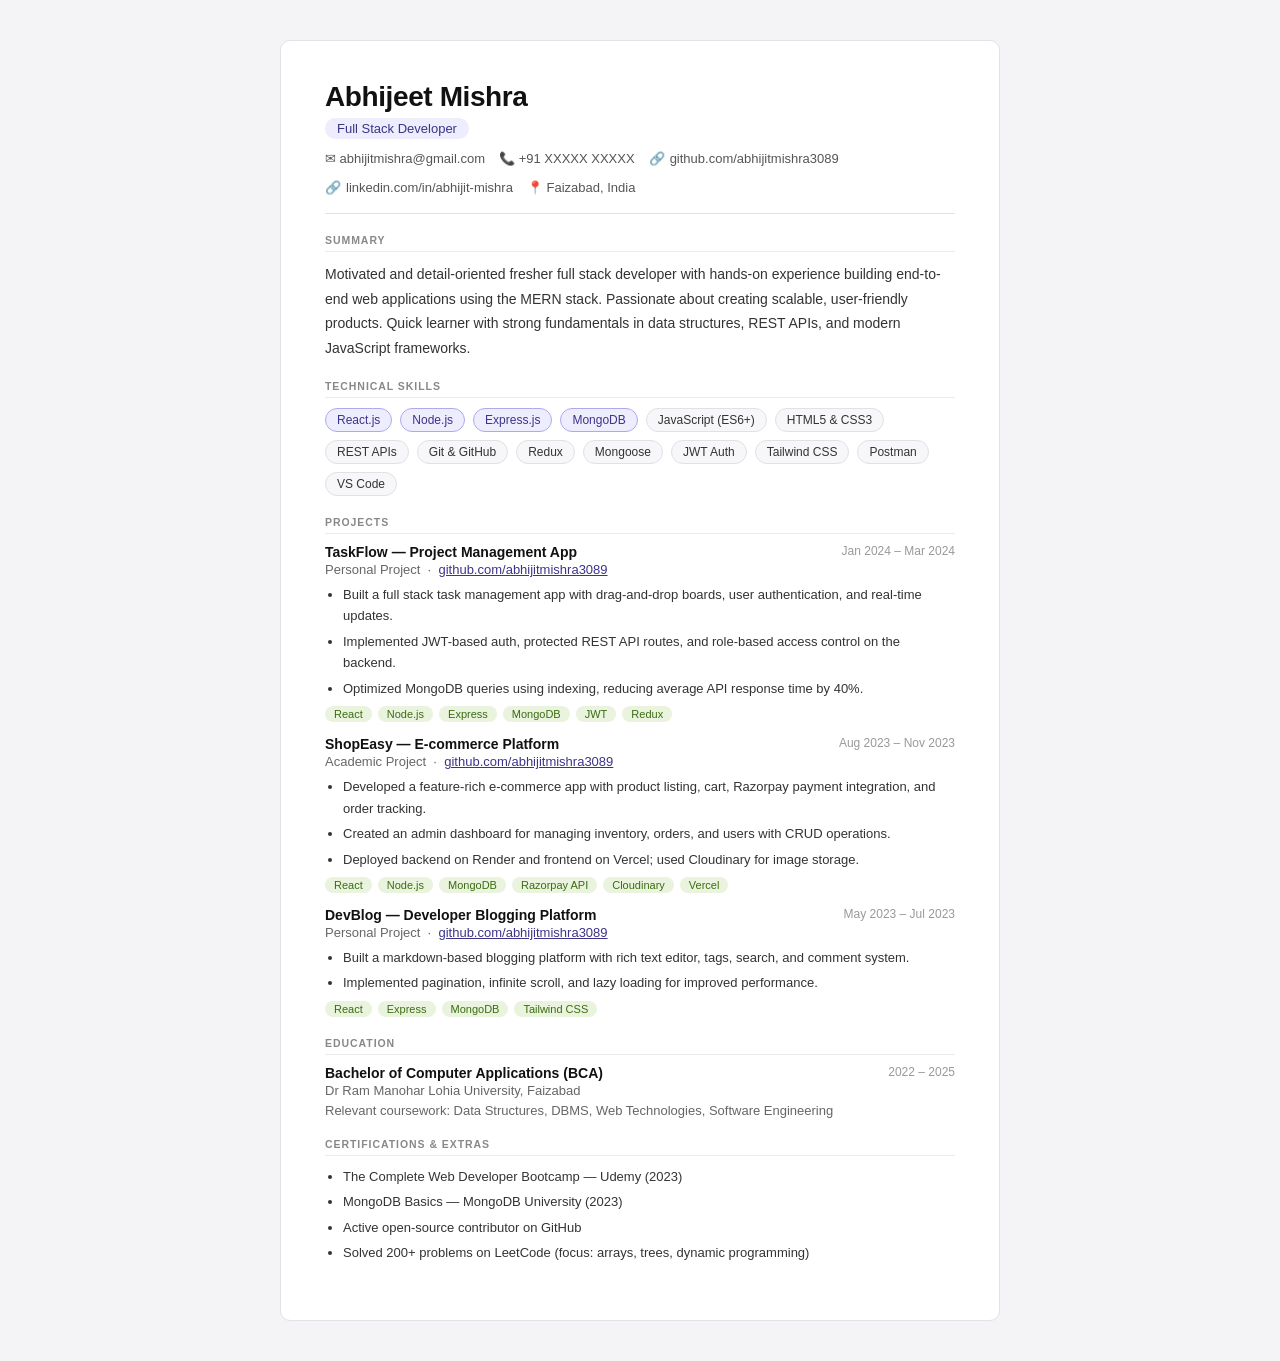
<file: abhijeet_mishra_resume (1).html>
<!DOCTYPE html>
<html lang="en">
<head>
  <meta charset="UTF-8" />
  <meta name="viewport" content="width=device-width, initial-scale=1.0"/>
  <title>Abhijeet Mishra — Full Stack Developer Resume</title>
  <style>
    * { box-sizing: border-box; margin: 0; padding: 0; }
    body {
      font-family: 'Segoe UI', Arial, sans-serif;
      background: #f4f4f6;
      padding: 40px 20px;
      color: #1a1a1a;
    }
    .resume {
      max-width: 720px;
      margin: 0 auto;
      background: #fff;
      border: 1px solid #e2e2e6;
      border-radius: 10px;
      padding: 40px 44px 36px;
    }
    .header { border-bottom: 1.5px solid #e2e2e6; padding-bottom: 18px; margin-bottom: 20px; }
    .name { font-size: 28px; font-weight: 600; color: #111; letter-spacing: -0.4px; }
    .role-tag {
      display: inline-block; margin-top: 5px;
      font-size: 13px; font-weight: 500;
      background: #EEEDFE; color: #3C3489;
      padding: 3px 12px; border-radius: 20px;
    }
    .contact-row { display: flex; flex-wrap: wrap; gap: 14px; margin-top: 12px; }
    .contact-item { display: flex; align-items: center; gap: 5px; font-size: 13px; color: #555; }
    .contact-item a { color: #555; text-decoration: none; }
    .contact-item a:hover { color: #3C3489; }
    section { margin-bottom: 20px; }
    .section-title {
      font-size: 10.5px; font-weight: 600; letter-spacing: 0.09em;
      text-transform: uppercase; color: #888;
      margin-bottom: 10px; padding-bottom: 5px;
      border-bottom: 1px solid #ebebeb;
    }
    .summary-text { font-size: 14px; color: #333; line-height: 1.75; }
    .skills-grid { display: flex; flex-wrap: wrap; gap: 8px; }
    .skill-pill {
      font-size: 12px; padding: 4px 11px;
      border-radius: 20px; border: 1px solid #e0e0e6;
      color: #333; background: #f7f7f9;
    }
    .skill-pill.highlight { background: #EEEDFE; color: #3C3489; border-color: #AFA9EC; }
    .entry { margin-bottom: 14px; }
    .entry-header { display: flex; justify-content: space-between; align-items: flex-start; flex-wrap: wrap; gap: 4px; }
    .entry-title { font-size: 14px; font-weight: 600; color: #111; }
    .entry-subtitle { font-size: 13px; color: #666; margin-top: 2px; }
    .entry-date { font-size: 12px; color: #999; white-space: nowrap; }
    .entry-bullets { margin-top: 7px; padding-left: 18px; }
    .entry-bullets li { font-size: 13px; color: #333; line-height: 1.65; margin-bottom: 4px; }
    .tech-tags { display: flex; flex-wrap: wrap; gap: 6px; margin-top: 7px; }
    .tech-tag { font-size: 11px; padding: 2px 9px; background: #EAF3DE; color: #3B6D11; border-radius: 20px; }
    .edu-row { display: flex; justify-content: space-between; align-items: flex-start; flex-wrap: wrap; gap: 4px; }
    .edu-meta { margin-top: 5px; font-size: 13px; color: #666; }
    @media print {
      body { background: #fff; padding: 0; }
      .resume { border: none; border-radius: 0; padding: 30px 36px; box-shadow: none; }
    }
  </style>
</head>
<body>
<div class="resume">

  <div class="header">
    <div class="name">Abhijeet Mishra</div>
    <span class="role-tag">Full Stack Developer</span>
    <div class="contact-row">
      <div class="contact-item">&#9993; abhijitmishra@gmail.com</div>
      <div class="contact-item">&#128222; +91 XXXXX XXXXX</div>
      <div class="contact-item">
        &#128279; <a href="https://github.com/abhijitmishra3089-ship-it" target="_blank">github.com/abhijitmishra3089</a>
      </div>
      <div class="contact-item">
        &#128279; <a href="https://www.linkedin.com/in/abhijit-mishra-2806j01" target="_blank">linkedin.com/in/abhijit-mishra</a>
      </div>
      <div class="contact-item">&#128205; Faizabad, India</div>
    </div>
  </div>

  <section>
    <div class="section-title">Summary</div>
    <p class="summary-text">
      Motivated and detail-oriented fresher full stack developer with hands-on experience building
      end-to-end web applications using the MERN stack. Passionate about creating scalable,
      user-friendly products. Quick learner with strong fundamentals in data structures, REST APIs,
      and modern JavaScript frameworks.
    </p>
  </section>

  <section>
    <div class="section-title">Technical Skills</div>
    <div class="skills-grid">
      <span class="skill-pill highlight">React.js</span>
      <span class="skill-pill highlight">Node.js</span>
      <span class="skill-pill highlight">Express.js</span>
      <span class="skill-pill highlight">MongoDB</span>
      <span class="skill-pill">JavaScript (ES6+)</span>
      <span class="skill-pill">HTML5 &amp; CSS3</span>
      <span class="skill-pill">REST APIs</span>
      <span class="skill-pill">Git &amp; GitHub</span>
      <span class="skill-pill">Redux</span>
      <span class="skill-pill">Mongoose</span>
      <span class="skill-pill">JWT Auth</span>
      <span class="skill-pill">Tailwind CSS</span>
      <span class="skill-pill">Postman</span>
      <span class="skill-pill">VS Code</span>
    </div>
  </section>

  <section>
    <div class="section-title">Projects</div>

    <div class="entry">
      <div class="entry-header">
        <div>
          <div class="entry-title">TaskFlow — Project Management App</div>
          <div class="entry-subtitle">Personal Project &nbsp;&middot;&nbsp;
            <a href="https://github.com/abhijitmishra3089-ship-it" style="color:#3C3489;">github.com/abhijitmishra3089</a>
          </div>
        </div>
        <div class="entry-date">Jan 2024 – Mar 2024</div>
      </div>
      <ul class="entry-bullets">
        <li>Built a full stack task management app with drag-and-drop boards, user authentication, and real-time updates.</li>
        <li>Implemented JWT-based auth, protected REST API routes, and role-based access control on the backend.</li>
        <li>Optimized MongoDB queries using indexing, reducing average API response time by 40%.</li>
      </ul>
      <div class="tech-tags">
        <span class="tech-tag">React</span>
        <span class="tech-tag">Node.js</span>
        <span class="tech-tag">Express</span>
        <span class="tech-tag">MongoDB</span>
        <span class="tech-tag">JWT</span>
        <span class="tech-tag">Redux</span>
      </div>
    </div>

    <div class="entry">
      <div class="entry-header">
        <div>
          <div class="entry-title">ShopEasy — E-commerce Platform</div>
          <div class="entry-subtitle">Academic Project &nbsp;&middot;&nbsp;
            <a href="https://github.com/abhijitmishra3089-ship-it" style="color:#3C3489;">github.com/abhijitmishra3089</a>
          </div>
        </div>
        <div class="entry-date">Aug 2023 – Nov 2023</div>
      </div>
      <ul class="entry-bullets">
        <li>Developed a feature-rich e-commerce app with product listing, cart, Razorpay payment integration, and order tracking.</li>
        <li>Created an admin dashboard for managing inventory, orders, and users with CRUD operations.</li>
        <li>Deployed backend on Render and frontend on Vercel; used Cloudinary for image storage.</li>
      </ul>
      <div class="tech-tags">
        <span class="tech-tag">React</span>
        <span class="tech-tag">Node.js</span>
        <span class="tech-tag">MongoDB</span>
        <span class="tech-tag">Razorpay API</span>
        <span class="tech-tag">Cloudinary</span>
        <span class="tech-tag">Vercel</span>
      </div>
    </div>

    <div class="entry">
      <div class="entry-header">
        <div>
          <div class="entry-title">DevBlog — Developer Blogging Platform</div>
          <div class="entry-subtitle">Personal Project &nbsp;&middot;&nbsp;
            <a href="https://github.com/abhijitmishra3089-ship-it" style="color:#3C3489;">github.com/abhijitmishra3089</a>
          </div>
        </div>
        <div class="entry-date">May 2023 – Jul 2023</div>
      </div>
      <ul class="entry-bullets">
        <li>Built a markdown-based blogging platform with rich text editor, tags, search, and comment system.</li>
        <li>Implemented pagination, infinite scroll, and lazy loading for improved performance.</li>
      </ul>
      <div class="tech-tags">
        <span class="tech-tag">React</span>
        <span class="tech-tag">Express</span>
        <span class="tech-tag">MongoDB</span>
        <span class="tech-tag">Tailwind CSS</span>
      </div>
    </div>
  </section>

  <section>
    <div class="section-title">Education</div>
    <div class="entry">
      <div class="edu-row">
        <div>
          <div class="entry-title">Bachelor of Computer Applications (BCA)</div>
          <div class="entry-subtitle">Dr Ram Manohar Lohia University, Faizabad</div>
        </div>
        <div class="entry-date">2022 – 2025</div>
      </div>
      <div class="edu-meta">Relevant coursework: Data Structures, DBMS, Web Technologies, Software Engineering</div>
    </div>
  </section>

  <section>
    <div class="section-title">Certifications &amp; Extras</div>
    <ul class="entry-bullets">
      <li>The Complete Web Developer Bootcamp — Udemy (2023)</li>
      <li>MongoDB Basics — MongoDB University (2023)</li>
      <li>Active open-source contributor on GitHub</li>
      <li>Solved 200+ problems on LeetCode (focus: arrays, trees, dynamic programming)</li>
    </ul>
  </section>

</div>
</body>
</html>
</file>
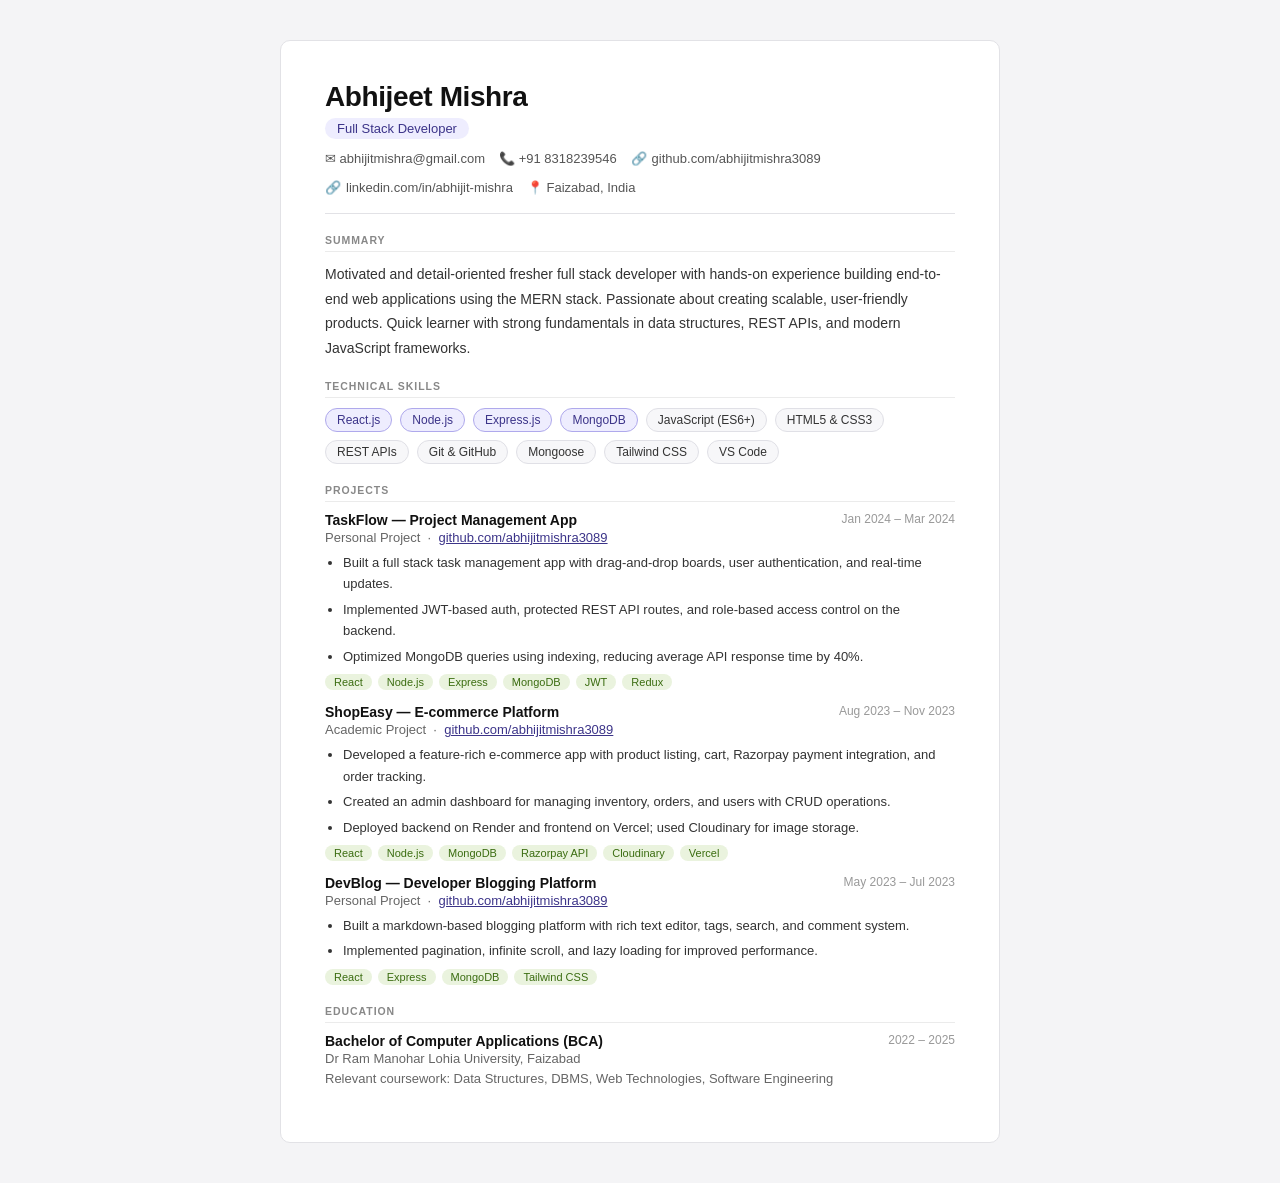
<file: abhijeet_mishra_resume.html>
<!DOCTYPE html>
<html lang="en">
<head>
  <meta charset="UTF-8" />
  <meta name="viewport" content="width=device-width, initial-scale=1.0"/>
  <title>Abhijeet Mishra — Full Stack Developer Resume</title>
  <style>
    * { box-sizing: border-box; margin: 0; padding: 0; }
    body {
      font-family: 'Segoe UI', Arial, sans-serif;
      background: #f4f4f6;
      padding: 40px 20px;
      color: #1a1a1a;
    }
    .resume {
      max-width: 720px;
      margin: 0 auto;
      background: #fff;
      border: 1px solid #e2e2e6;
      border-radius: 10px;
      padding: 40px 44px 36px;
    }
    .header { border-bottom: 1.5px solid #e2e2e6; padding-bottom: 18px; margin-bottom: 20px; }
    .name { font-size: 28px; font-weight: 600; color: #111; letter-spacing: -0.4px; }
    .role-tag {
      display: inline-block; margin-top: 5px;
      font-size: 13px; font-weight: 500;
      background: #EEEDFE; color: #3C3489;
      padding: 3px 12px; border-radius: 20px;
    }
    .contact-row { display: flex; flex-wrap: wrap; gap: 14px; margin-top: 12px; }
    .contact-item { display: flex; align-items: center; gap: 5px; font-size: 13px; color: #555; }
    .contact-item a { color: #555; text-decoration: none; }
    .contact-item a:hover { color: #3C3489; }
    section { margin-bottom: 20px; }
    .section-title {
      font-size: 10.5px; font-weight: 600; letter-spacing: 0.09em;
      text-transform: uppercase; color: #888;
      margin-bottom: 10px; padding-bottom: 5px;
      border-bottom: 1px solid #ebebeb;
    }
    .summary-text { font-size: 14px; color: #333; line-height: 1.75; }
    .skills-grid { display: flex; flex-wrap: wrap; gap: 8px; }
    .skill-pill {
      font-size: 12px; padding: 4px 11px;
      border-radius: 20px; border: 1px solid #e0e0e6;
      color: #333; background: #f7f7f9;
    }
    .skill-pill.highlight { background: #EEEDFE; color: #3C3489; border-color: #AFA9EC; }
    .entry { margin-bottom: 14px; }
    .entry-header { display: flex; justify-content: space-between; align-items: flex-start; flex-wrap: wrap; gap: 4px; }
    .entry-title { font-size: 14px; font-weight: 600; color: #111; }
    .entry-subtitle { font-size: 13px; color: #666; margin-top: 2px; }
    .entry-date { font-size: 12px; color: #999; white-space: nowrap; }
    .entry-bullets { margin-top: 7px; padding-left: 18px; }
    .entry-bullets li { font-size: 13px; color: #333; line-height: 1.65; margin-bottom: 4px; }
    .tech-tags { display: flex; flex-wrap: wrap; gap: 6px; margin-top: 7px; }
    .tech-tag { font-size: 11px; padding: 2px 9px; background: #EAF3DE; color: #3B6D11; border-radius: 20px; }
    .edu-row { display: flex; justify-content: space-between; align-items: flex-start; flex-wrap: wrap; gap: 4px; }
    .edu-meta { margin-top: 5px; font-size: 13px; color: #666; }
    @media print {
      body { background: #fff; padding: 0; }
      .resume { border: none; border-radius: 0; padding: 30px 36px; box-shadow: none; }
    }
  </style>
</head>
<body>
<div class="resume">

  <div class="header">
    <div class="name">Abhijeet Mishra</div>
    <span class="role-tag">Full Stack Developer</span>
    <div class="contact-row">
      <div class="contact-item">&#9993; abhijitmishra@gmail.com</div>
      <div class="contact-item">&#128222; +91 8318239546</div>
      <div class="contact-item">
        &#128279; <a href="https://github.com/abhijitmishra3089-ship-it" target="_blank">github.com/abhijitmishra3089</a>
      </div>
      <div class="contact-item">
        &#128279; <a href="https://www.linkedin.com/in/abhijit-mishra-2806j01" target="_blank">linkedin.com/in/abhijit-mishra</a>
      </div>
      <div class="contact-item">&#128205; Faizabad, India</div>
    </div>
  </div>

  <section>
    <div class="section-title">Summary</div>
    <p class="summary-text">
      Motivated and detail-oriented fresher full stack developer with hands-on experience building
      end-to-end web applications using the MERN stack. Passionate about creating scalable,
      user-friendly products. Quick learner with strong fundamentals in data structures, REST APIs,
      and modern JavaScript frameworks.
    </p>
  </section>

  <section>
    <div class="section-title">Technical Skills</div>
    <div class="skills-grid">
      <span class="skill-pill highlight">React.js</span>
      <span class="skill-pill highlight">Node.js</span>
      <span class="skill-pill highlight">Express.js</span>
      <span class="skill-pill highlight">MongoDB</span>
      <span class="skill-pill">JavaScript (ES6+)</span>
      <span class="skill-pill">HTML5 &amp; CSS3</span>
      <span class="skill-pill">REST APIs</span>
      <span class="skill-pill">Git &amp; GitHub</span>
      <!-- <span class="skill-pill">Redux</span> -->
      <span class="skill-pill">Mongoose</span>
      <!-- <span class="skill-pill">JWT Auth</span> -->
      <span class="skill-pill">Tailwind CSS</span>
      <!-- <span class="skill-pill">Postman</span> -->
      <span class="skill-pill">VS Code</span>
    </div>
  </section>

  <section>
    <div class="section-title">Projects</div>

    <div class="entry">
      <div class="entry-header">
        <div>
          <div class="entry-title">TaskFlow — Project Management App</div>
          <div class="entry-subtitle">Personal Project &nbsp;&middot;&nbsp;
            <a href="https://github.com/abhijitmishra3089-ship-it" style="color:#3C3489;">github.com/abhijitmishra3089</a>
          </div>
        </div>
        <div class="entry-date">Jan 2024 – Mar 2024</div>
      </div>
      <ul class="entry-bullets">
        <li>Built a full stack task management app with drag-and-drop boards, user authentication, and real-time updates.</li>
        <li>Implemented JWT-based auth, protected REST API routes, and role-based access control on the backend.</li>
        <li>Optimized MongoDB queries using indexing, reducing average API response time by 40%.</li>
      </ul>
      <div class="tech-tags">
        <span class="tech-tag">React</span>
        <span class="tech-tag">Node.js</span>
        <span class="tech-tag">Express</span>
        <span class="tech-tag">MongoDB</span>
        <span class="tech-tag">JWT</span>
        <span class="tech-tag">Redux</span>
      </div>
    </div>

    <div class="entry">
      <div class="entry-header">
        <div>
          <div class="entry-title">ShopEasy — E-commerce Platform</div>
          <div class="entry-subtitle">Academic Project &nbsp;&middot;&nbsp;
            <a href="https://github.com/abhijitmishra3089-ship-it/" style="color:#3C3489;">github.com/abhijitmishra3089</a>
          </div>
        </div>
        <div class="entry-date">Aug 2023 – Nov 2023</div>
      </div>
      <ul class="entry-bullets">
        <li>Developed a feature-rich e-commerce app with product listing, cart, Razorpay payment integration, and order tracking.</li>
        <li>Created an admin dashboard for managing inventory, orders, and users with CRUD operations.</li>
        <li>Deployed backend on Render and frontend on Vercel; used Cloudinary for image storage.</li>
      </ul>
      <div class="tech-tags">
        <span class="tech-tag">React</span>
        <span class="tech-tag">Node.js</span>
        <span class="tech-tag">MongoDB</span>
        <span class="tech-tag">Razorpay API</span>
        <span class="tech-tag">Cloudinary</span>
        <span class="tech-tag">Vercel</span>
      </div>
    </div>

    <div class="entry">
      <div class="entry-header">
        <div>
          <div class="entry-title">DevBlog — Developer Blogging Platform</div>
          <div class="entry-subtitle">Personal Project &nbsp;&middot;&nbsp;
            <a href="https://github.com/abhijitmishra3089-ship-it" style="color:#3C3489;">github.com/abhijitmishra3089</a>
          </div>
        </div>
        <div class="entry-date">May 2023 – Jul 2023</div>
      </div>
      <ul class="entry-bullets">
        <li>Built a markdown-based blogging platform with rich text editor, tags, search, and comment system.</li>
        <li>Implemented pagination, infinite scroll, and lazy loading for improved performance.</li>
      </ul>
      <div class="tech-tags">
        <span class="tech-tag">React</span>
        <span class="tech-tag">Express</span>
        <span class="tech-tag">MongoDB</span>
        <span class="tech-tag">Tailwind CSS</span>
      </div>
    </div>
  </section>

  <section>
    <div class="section-title">Education</div>
    <div class="entry">
      <div class="edu-row">
        <div>
          <div class="entry-title">Bachelor of Computer Applications (BCA)</div>
          <div class="entry-subtitle">Dr Ram Manohar Lohia University, Faizabad</div>
        </div>
        <div class="entry-date">2022 – 2025</div>
      </div>
      <div class="edu-meta">Relevant coursework: Data Structures, DBMS, Web Technologies, Software Engineering</div>
    </div>
  </section>

  <!-- <section>
    <div class="section-title">Certifications &amp; Extras</div>
    <ul class="entry-bullets">
       <li>The Complete Web Developer Bootcamp — Udemy (2023)</li> 
       <li>MongoDB Basics — MongoDB University (2023)</li>
      <li>Active open-source contributor on GitHub</li>
      <li>Solved 80+ problems on LeetCode (focus: arrays, string, sorting)</li>
    </ul>
  </section> --> 

</div>
</body>
</html>
</file>
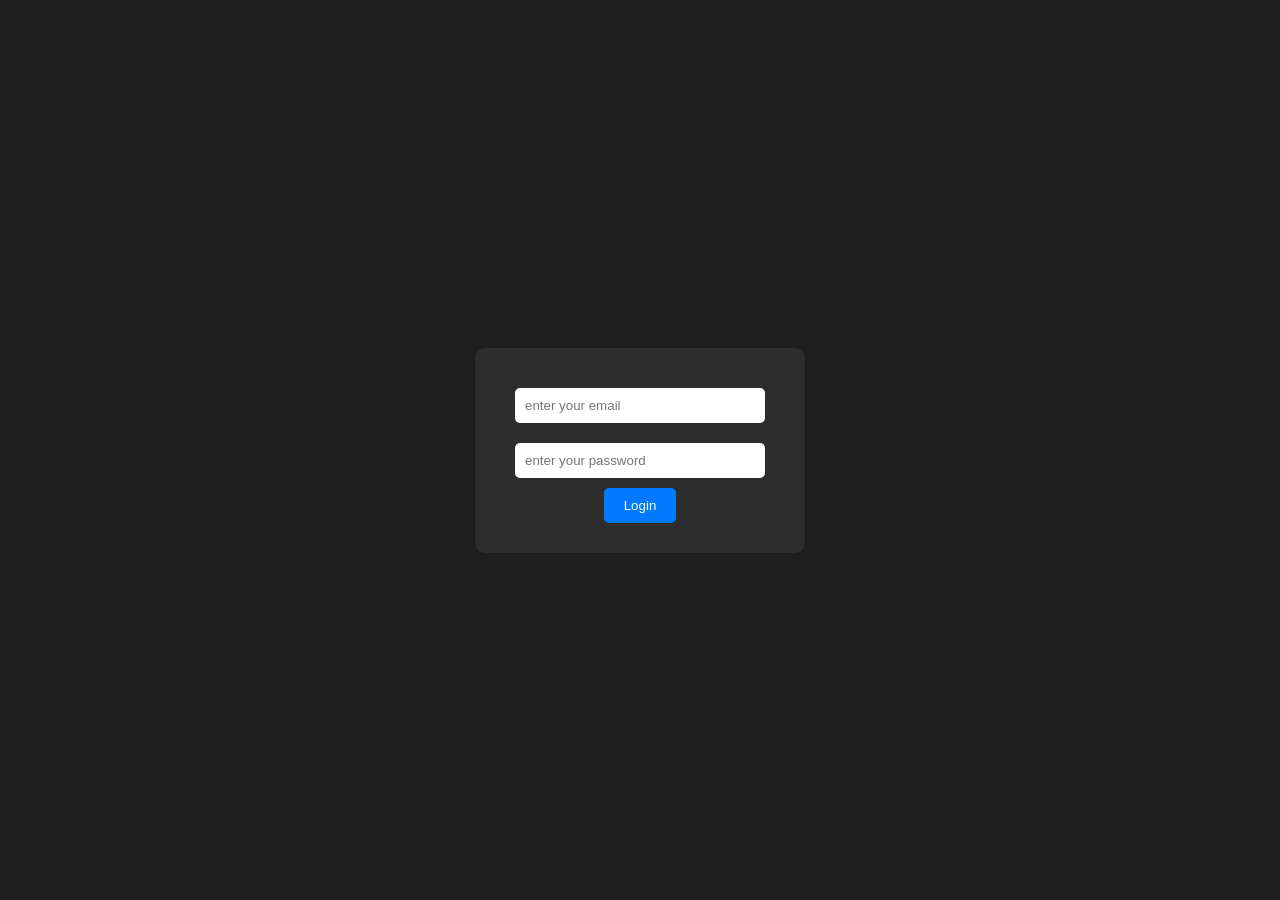
<file: featch.html>
<!DOCTYPE html>
<html lang="en">
<head>
    <meta charset="UTF-8">
    <meta name="viewport" content="width=device-width, initial-scale=1.0">
    <title>Login Page</title>
    <style>
        *{
            margin:0;
            padding:0;
            box-sizing:border-box;
        }
        body{
            background:#1e1e1e;
            color:white;
            min-height:100vh;
            display:flex;
            flex-direction:column;
            align-items:center;
            justify-content:center;
            font-family:Arial,sans-serif;
        }
        .log{
            display:flex;
            flex-direction:column;
            align-items:center;
            justify-content:center;
            background:#2d2d2d;
            padding:30px;
            border-radius:10px;  
        }
        input{
            margin:10px;
            padding:10px;
            width:250px;
            border-radius:5px;
            border:none;
        }
        button{
            padding:10px 20px;
            border:none;
            border-radius:5px;
            background:#007BFF;
            color:white;
            cursor:pointer;
        }
        button:hover{
            background:#0056b3;
        }
    </style>
</head>
<body>
    <div class="log">
    <input type="email" id="email" placeholder="enter your email"/>
    <input type="password" id="password" placeholder="enter your password"/>
    <button id="login">Login</button>
    </div>
    <script>
         const loginButton=document.getElementById("login");
         const email=document.getElementById("email").value;
         const password=document.getElementById("password").value;
         loginButton.addEventListener("click",()=>{
            login(email,password);
         })
        function login(email,password){
    const data=fetch('https://linkinbio-hxpl.onrender.com/api/auth/login',{
        method:'POST',
        headers:{
            "Content-Type":"application/json"
        },
        body:JSON.stringify({
            email,
            password
        })
    });
    data.then((response)=>{
        if(!response.ok){
            throw new Error(`Login Failed:${response.status}`)
        }
        return response.json()
    })
    .then((data)=>{
          console.log("Login Successful:")
          console.log(data.data.token);
          console.log(data.data.user);
    })
    .catch(err=>{
        console.log(err)
    })
}


login("abhijitmishra3089@gmail.com","abhi3089@")
    </script>
</body>
</html>
</file>
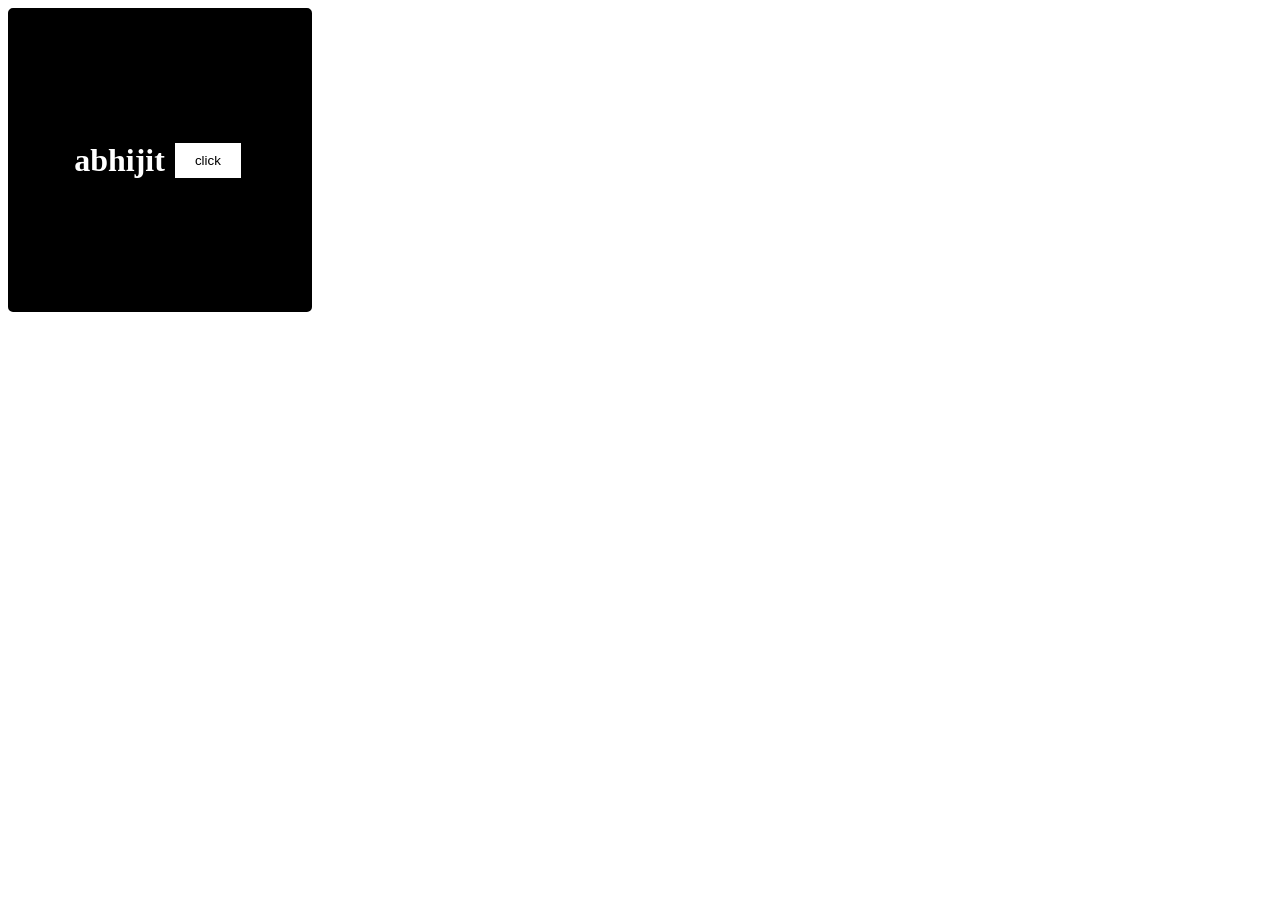
<file: index3.html>
<!DOCTYPE html>
<html lang="en">
<head>
    <meta charset="UTF-8">
    <meta name="viewport" content="width=device-width, initial-scale=1.0">
    <title>Document</title>
    <style>
        .from{
            background-color: black;
            color: white;           
            width: 300px;
            height: 300px;
            border: 2px solid black;
            border-radius: 5px;
            display: flex;
            justify-content: center;
            align-items: center; 
            gap :5px;

        }
      button{
        background-color: white;
        color: black;
        border: none;
        padding: 10px 20px;
        border: 5px solid black;
        border-radius: 5px;
      }
    </style>
</head>
<body>
    <div class="from">
        <h1>abhijit</h1>
        <button type="submit">click</button>
    </div>
    <script>
        const btn = document.querySelector('button');
        const h1=document.querySelector("h1")
        btn.addEventListener('click',(e)=>{
            e.preventDefault();
            btn.style.backgroundColor = 'white';    
                btn.style.olor = 'black';

        });
    </script>
</body>
</html>
</file>
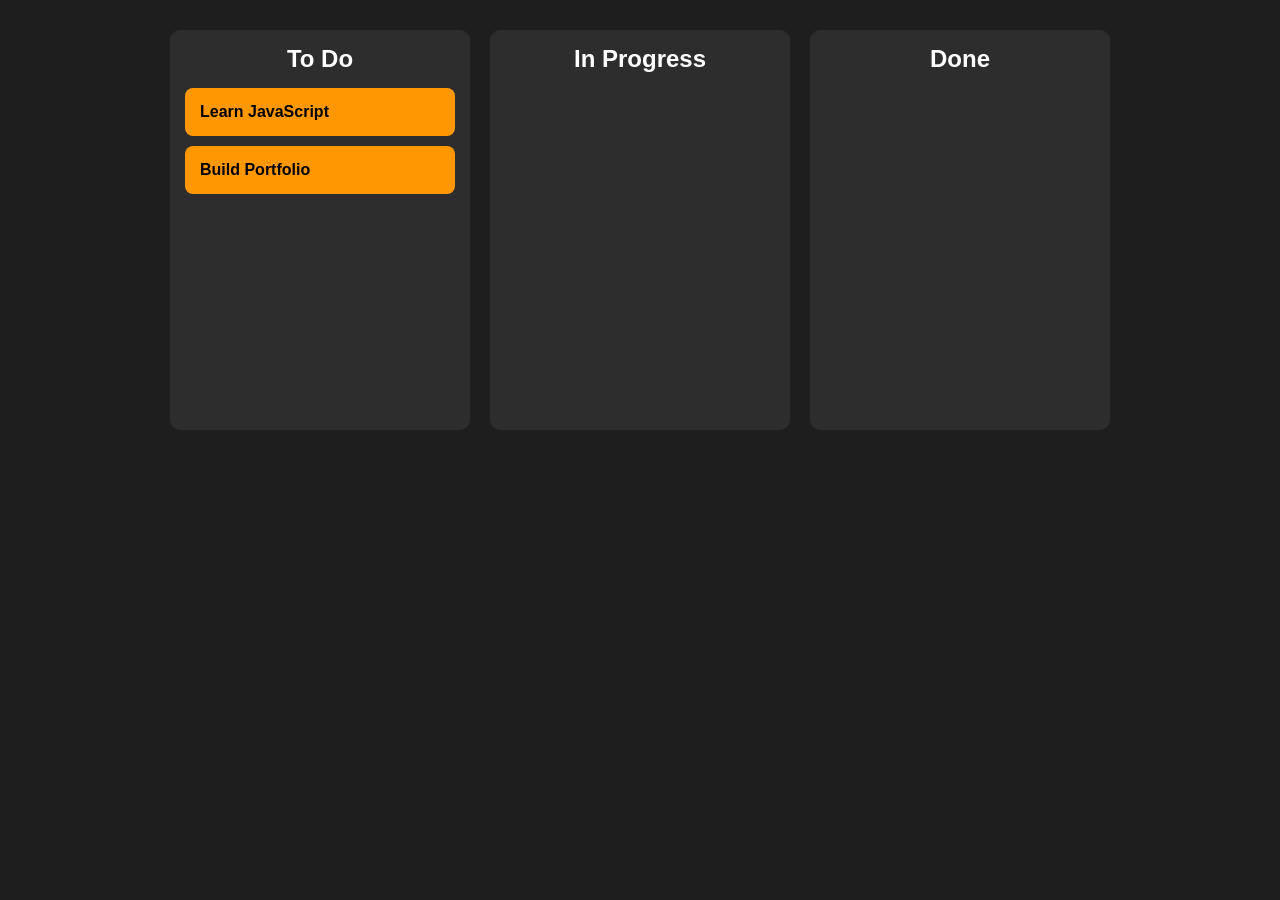
<file: kanban.html>
<!DOCTYPE html>
<html lang="en">
<head>
    <meta charset="UTF-8">
    <meta name="viewport" content="width=device-width, initial-scale=1.0">
    <title>kanban-board</title>

<style>

*{
    margin:0;
    padding:0;
    box-sizing:border-box;
    font-family:Arial,sans-serif;
}

body{
    background:#1e1e1e;
    color:white;
    min-height:100vh;
    padding:30px;
}

h1{
    text-align:center;
    margin-bottom:30px;
}

.board{
    display:flex;
    gap:20px;
    justify-content:center;
    flex-wrap:wrap;
}

.column{
    background:#2d2d2d;
    width:300px;
    min-height:400px;
    padding:15px;
    border-radius:10px;
}

.column h2{
    text-align:center;
    margin-bottom:15px;
}

.task{
    background:#ff9800;
    color:black;
    padding:15px;
    border-radius:8px;
    margin-bottom:10px;
    cursor:grab;
    font-weight:bold;
}

 .column.drag-over{
    border:2px dashed #fff;
} 
    </style>
</head>
<body>
    <div class="board">

    <div class="column" id="todo">
        <h2>To Do</h2>

        <div class="task" draggable="true" id="task1">
            Learn JavaScript
        </div>

        <div class="task" draggable="true" id="task2">
            Build Portfolio
        </div>

    </div>

    <div class="column" id="progress">
        <h2>In Progress</h2>
    </div>

    <div class="column" id="done">
        <h2>Done</h2>
    </div>

</div>
<script>
    let draggedTask=null;
    const tasks=document.querySelectorAll('.task');
    let columns=document.querySelectorAll('.column');
    tasks.forEach(task=>{
        task.addEventListener('dragstart',function(e){
            draggedTask=e.target;
            //  console.log(draggedTask);
        })
    });
    tasks.forEach(task=>{
        task.addEventListener('dragend',()=>{
            draggedTask=null;
        })
    })
    columns.forEach(col=>{
        col.addEventListener('dragover',function(e){
            e.preventDefault();
        });
        col.addEventListener('drop',(e)=>{
            if(draggedTask){
                col.appendChild(draggedTask);
            }
        })
    })
</script>
</body>
</html>

<!-- drag and drop is interaction pattern where users -->
 <!-- grab an element -->
  <!-- move it with pointer -->
   <!-- release it over another area(drop zone) -->
    <!-- in html this is achieved using the draggable attribute and the drag events -->
     <!-- mark an element draggeble -->
      <!-- drag event
       dragstart,d
      -->
</file>
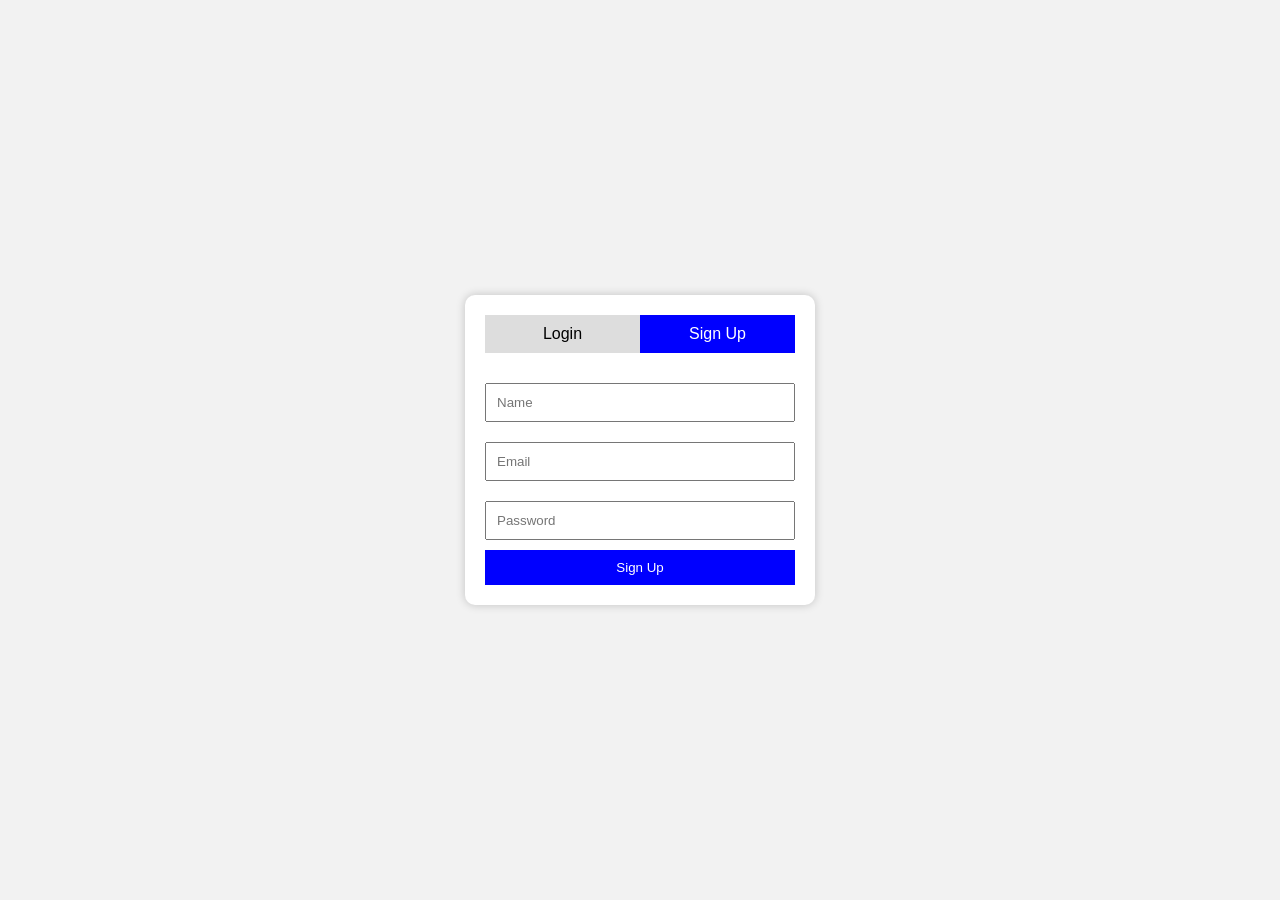
<file: loginpage.html>
<!DOCTYPE html>
<html>
<head>
<style>
*{
    margin:0;
    padding:0;
    box-sizing:border-box;
}

body{
    display:flex;
    justify-content:center;
    align-items:center;
    height:100vh;
    background:#f2f2f2;
    font-family:Arial;
}

.container{
    width:350px;
    background:#fff;
    padding:20px;
    border-radius:10px;
    box-shadow:0 0 10px rgba(0,0,0,0.2);
}

input[type="radio"]{
    display:none;
}

.tabs{
    display:flex;
}

.tabs label{
    width:50%;
    text-align:center;
    padding:10px;
    background:#ddd;
    cursor:pointer;
}

#login:checked ~ .tabs .login-btn,
#signup:checked ~ .tabs .signup-btn{
    background:blue;
    color:white;
}

.form{
    display:none;
    margin-top:20px;
}

#login:checked ~ .login-form{
    display:block;
}

#signup:checked ~ .signup-form{
    display:block;
}

input[type="email"],
input[type="password"],
input[type="text"]{
    width:100%;
    padding:10px;
    margin:10px 0;
}

button{
    width:100%;
    padding:10px;
    background:blue;
    color:white;
    border:none;
}
</style>
</head>
<body>

<div class="container">

<input type="radio" name="tab" id="login" checked>
<input type="radio" name="tab" id="signup" checked>

<div class="tabs">
    <label for="login" class="login-btn">Login</label>
    <label for="signup" class="signup-btn">Sign Up</label>
</div>

<div class="form login-form">
    <input type="email" placeholder="Email">
    <input type="password" placeholder="Password">
    <button>Login</button>
</div>

<div class="form signup-form">
    <input type="text" placeholder="Name">
    <input type="email" placeholder="Email">
    <input type="password" placeholder="Password">
    <button>Sign Up</button>
</div>

</div>

</body>
</html>
</file>
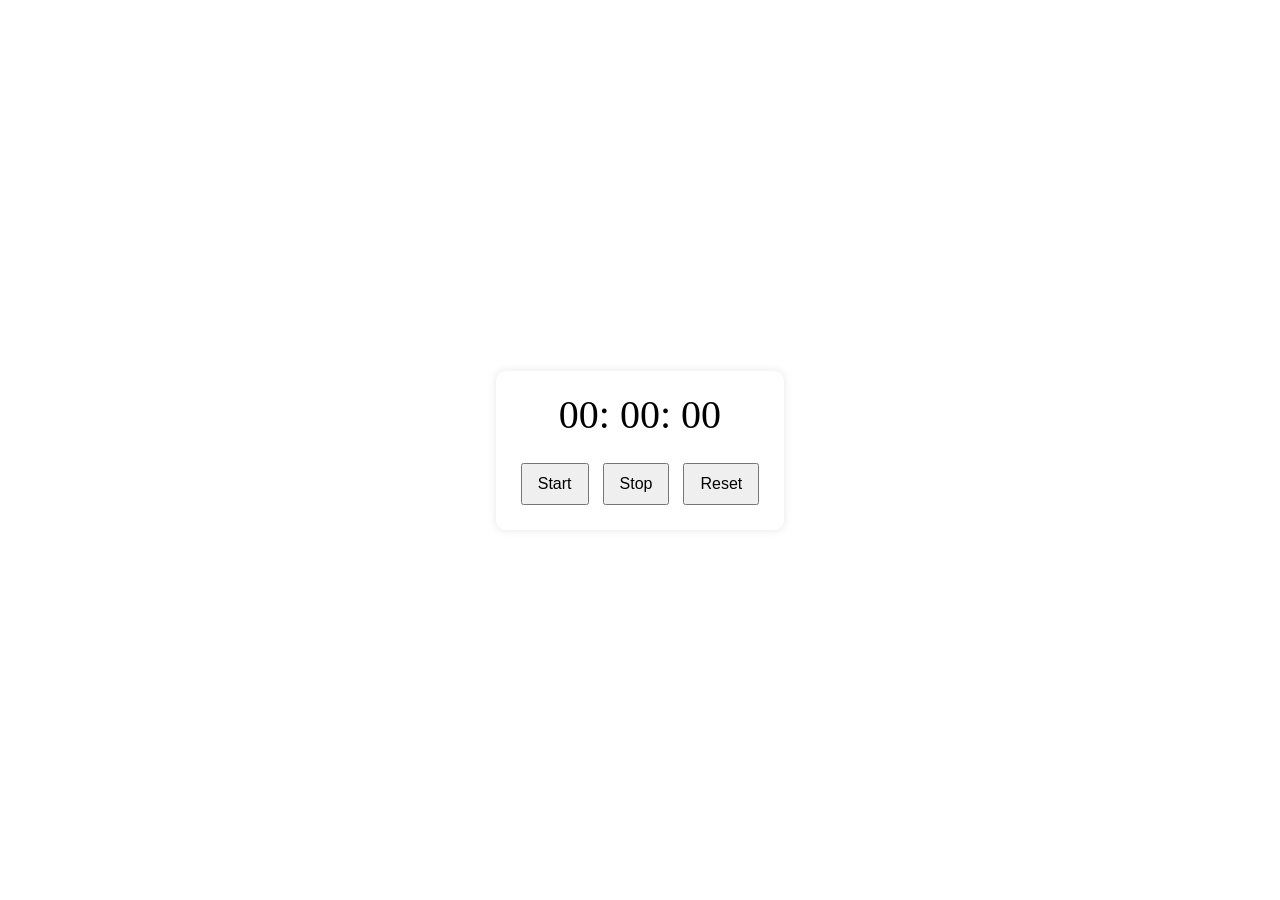
<file: stopWatch.html>
<!DOCTYPE html>
  <html lang="en">
  <head>
    <meta charset="UTF-8">
    <meta name="viewport" content="width=device-width, initial-scale=1.0">
    <title>StopWatch</title>
    <style>
        body{
            display: flex;
            justify-content: center;
            align-items: center;
            height: 100vh;
            margin: 0;
            background-color: white;
        }
        .stopwatch{
           text-align: center;
           background: white;
           padding: 20px;
           border-radius: 10px;
           box-shadow: 0 0 10px rgba(0,0,0,0.1);
        }
        .time{
            font-size: 40px;
            margin-bottom: 20px;
        }
    button{
        padding: 10px 15px;
        margin: 5px;
        font-size: 16px;
        cursor: pointer;
    }
    </style>
  </head>
  <body>
    <div class="stopwatch">
        <div class="time">
            <span id="minutes">00:</span>
            <span id="seconds">00:</span>
            <span id="milliseconds">00</span>
        </div>
        <button class="str">Start</button>
        <button class="stop">Stop</button>
        <button class="res">Reset</button>
    </div>
    <script>
        const min=document.getElementById("minutes");
        const sec=document.getElementById("seconds");
        const milli=document.getElementById("milliseconds");
        const start=document.querySelector(".str");
        const stop=document.querySelector(".stop");
        const reset=document.querySelector("res");
        
        let interval;
        let seconds=0;
        let milliseconds=0;
        let minutes=0;
        start.addEventListener("click",()=>{
            interval=setInterval(()=>{
                milliseconds++
                if(milliseconds===100){
                     seconds++
                     milliseconds=0
                }
                if(seconds===60){
                    minutes++;
                    seconds=0
                }
            },10);
            
        })
    </script>
  </body>
  </html>
</file>
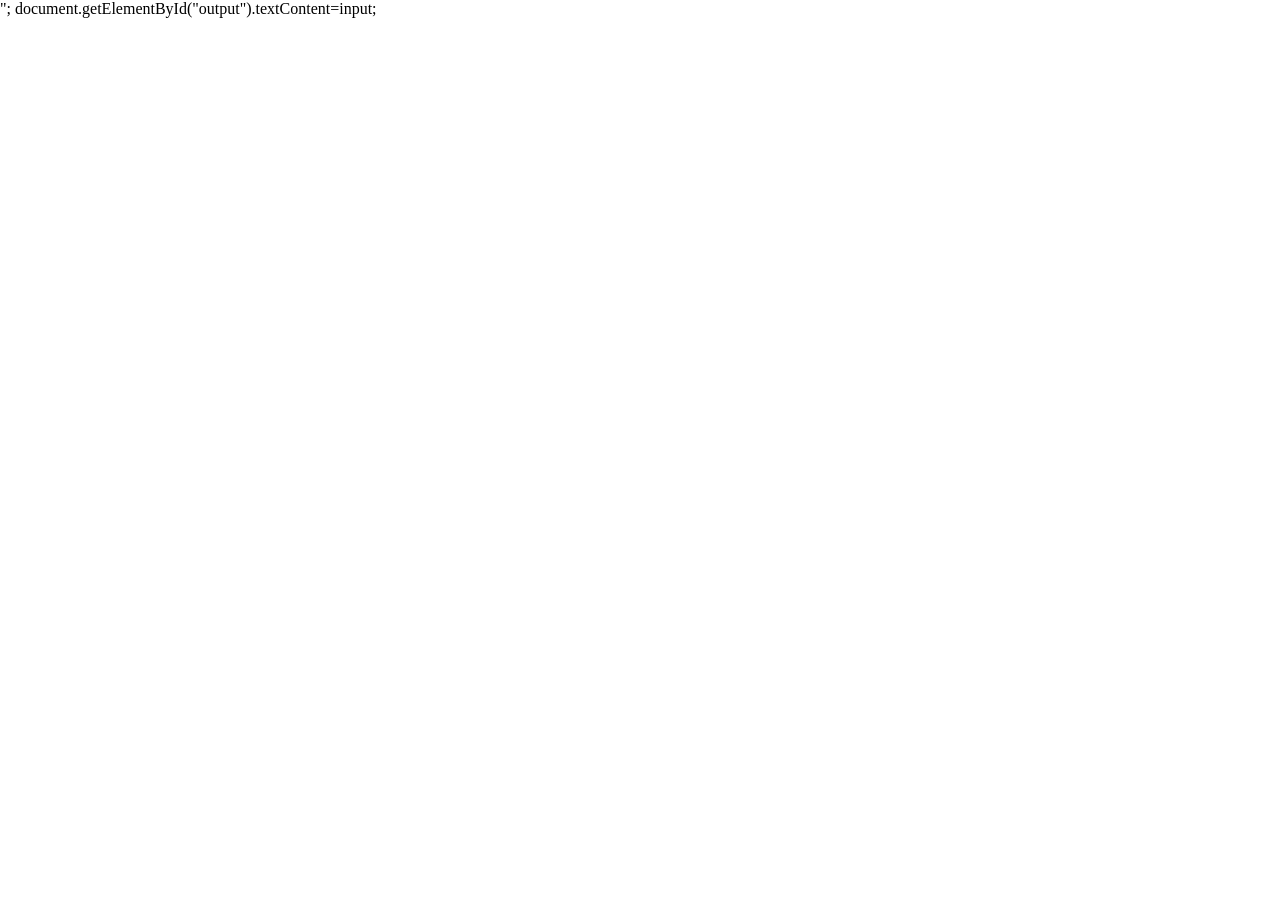
<file: task.html>
<!DOCTYPE html>
<html lang="en">
<head>
    <meta charset="UTF-8">
    <meta name="viewport" content="width=device-width, initial-scale=1.0">
    <title>
        nav
    </title>
    <style>
        *{
            margin: 0;
            padding: 0;
            box-sizing: border-box;
        }
        li{
            background-color: white;
        }
    </style>
</head>
<body>
   <p id="output"></p>
<script>
 let input="<script>alert('hacked')</script>";
 document.getElementById("output").textContent=input;
</script>
</body>
</htm
</file>
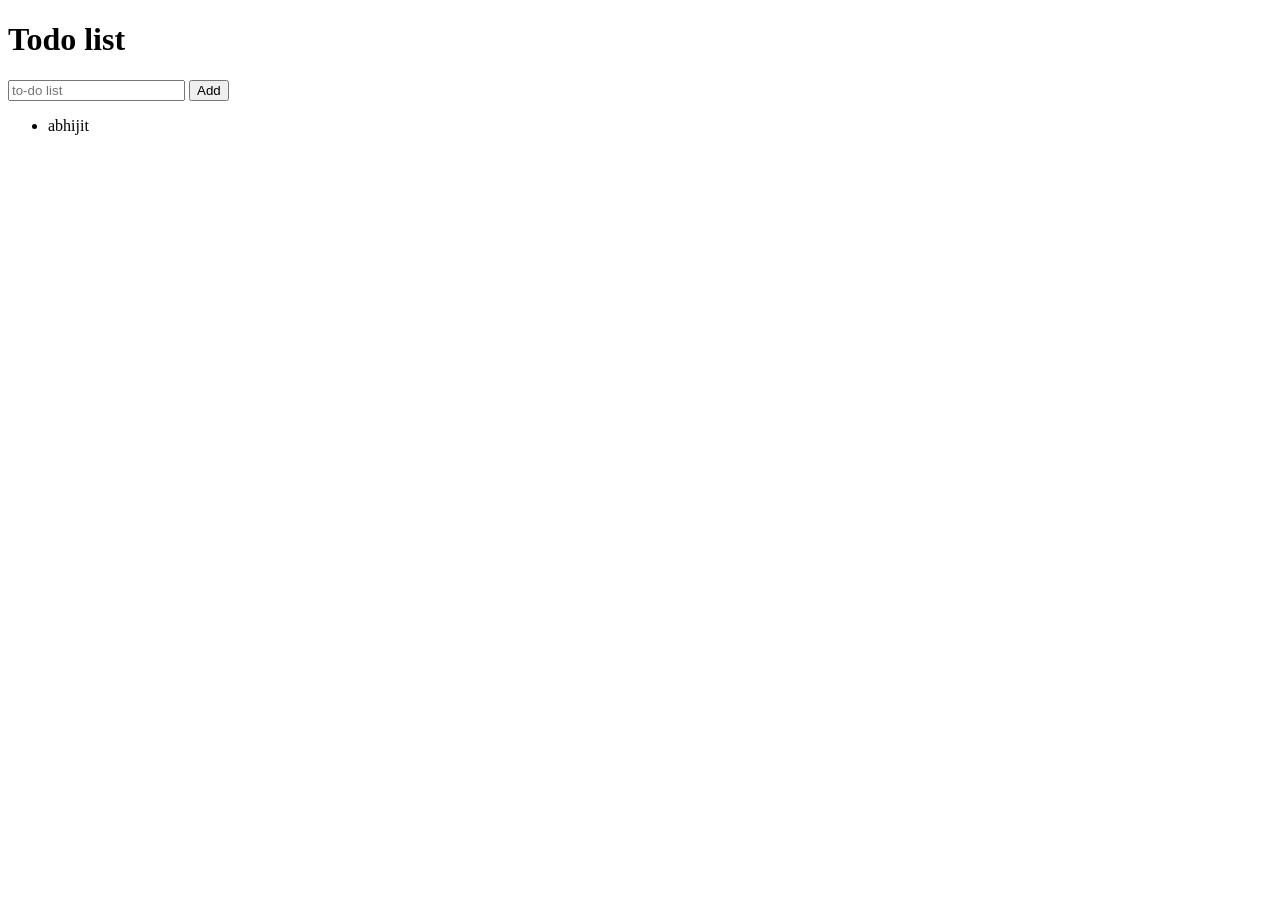
<file: todolist.html>
<!DOCTYPE html>
<html lang="en">
<head>
    <meta charset="UTF-8">
    <meta name="viewport" content="width=device-width, initial-scale=1.0">
    <title>todo-list</title>
</head>
<body>
    <h1>Todo list</h1>
    <input type="text" id="taskinput" placeholder="to-do list">
    <button id="add">Add</button>
    <ul id="tasklist">
        <li>abhijit</li>
    </ul>
    <script>
        const addBtn = document.getElementById('add');
        const taskInput = document.getElementById('taskinput');
        const taskList = document.getElementById('tasklist');
   let task=[];
   let savetask=JSON.parse(localStorage.getItem("task"))||[];  
        addBtn.addEventListener('click', () => {
            const taskText = taskInput.value.trim();
            if (taskText !== '') {
                const li = document.createElement('li');
                li.textContent = taskText;
                taskList.appendChild(li);
                taskInput.value = '';
                task.push(taskText);
                localStorage.setItem("task",JSON.stringify(task));
            }
        });

        savetask.forEach(taskText => {
            const li = document.createElement('li');
            li.textContent = taskText;
            taskList.appendChild(li);
        });



    </script>
</body>
</html>
</file>
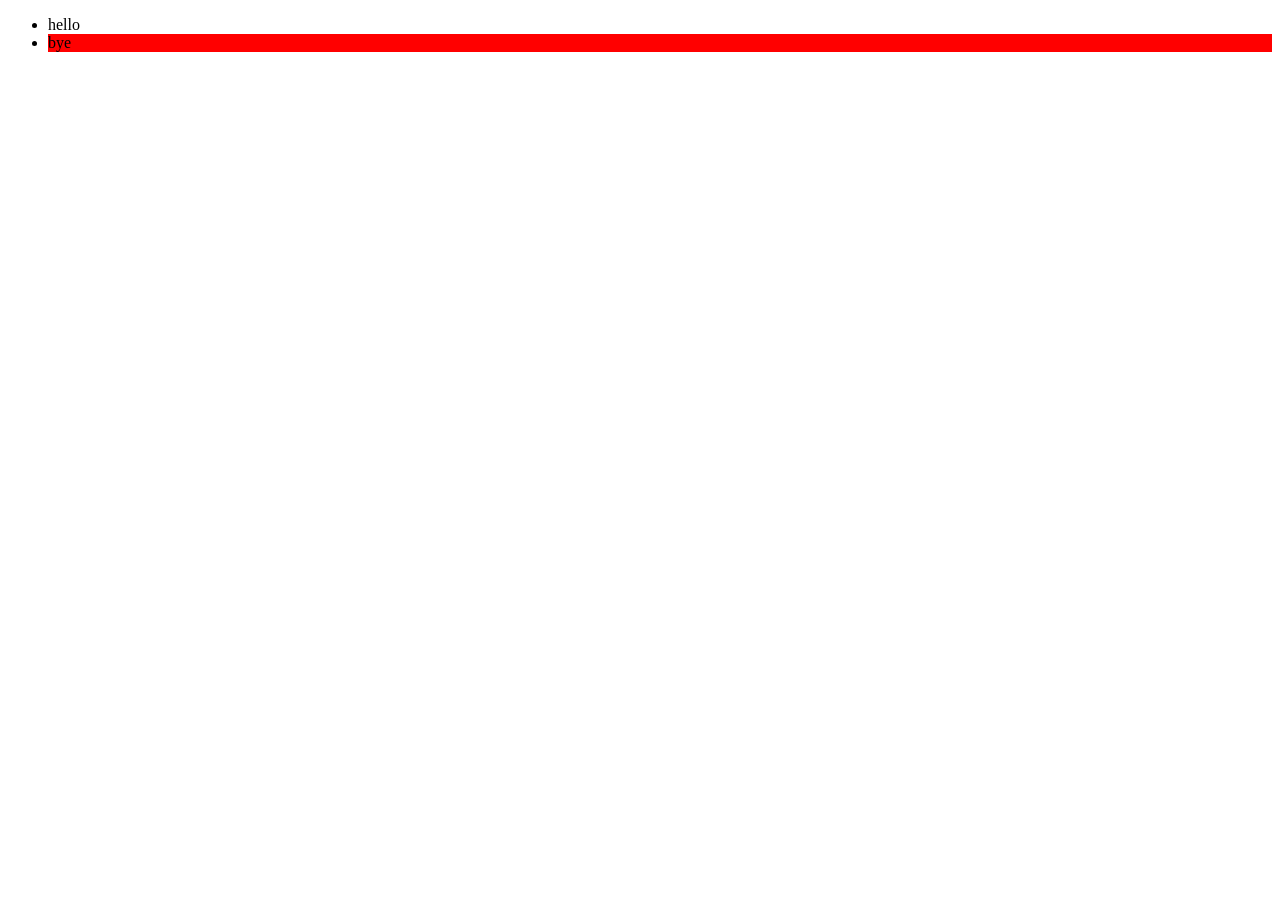
<file: toggle.html>
<!DOCTYPE html>
<html lang="en">
<head>
    <meta charset="UTF-8">
    <meta name="viewport" content="width=device-width, initial-scale=1.0">
    <title>Document</title>
    <style>
        .active{
            background: red;
        }
    </style>
</head>
<body>
    <ul>
        <li class="active">hello</li>
        <li>bye</li>
    </ul>
   <script>
      const items = document.querySelectorAll("li");
items.forEach(item => {
    items.forEach(li => li.classList.remove("active"));
    item.classList.add("active");
  });
   </script> 
</body>
</html>
</file>
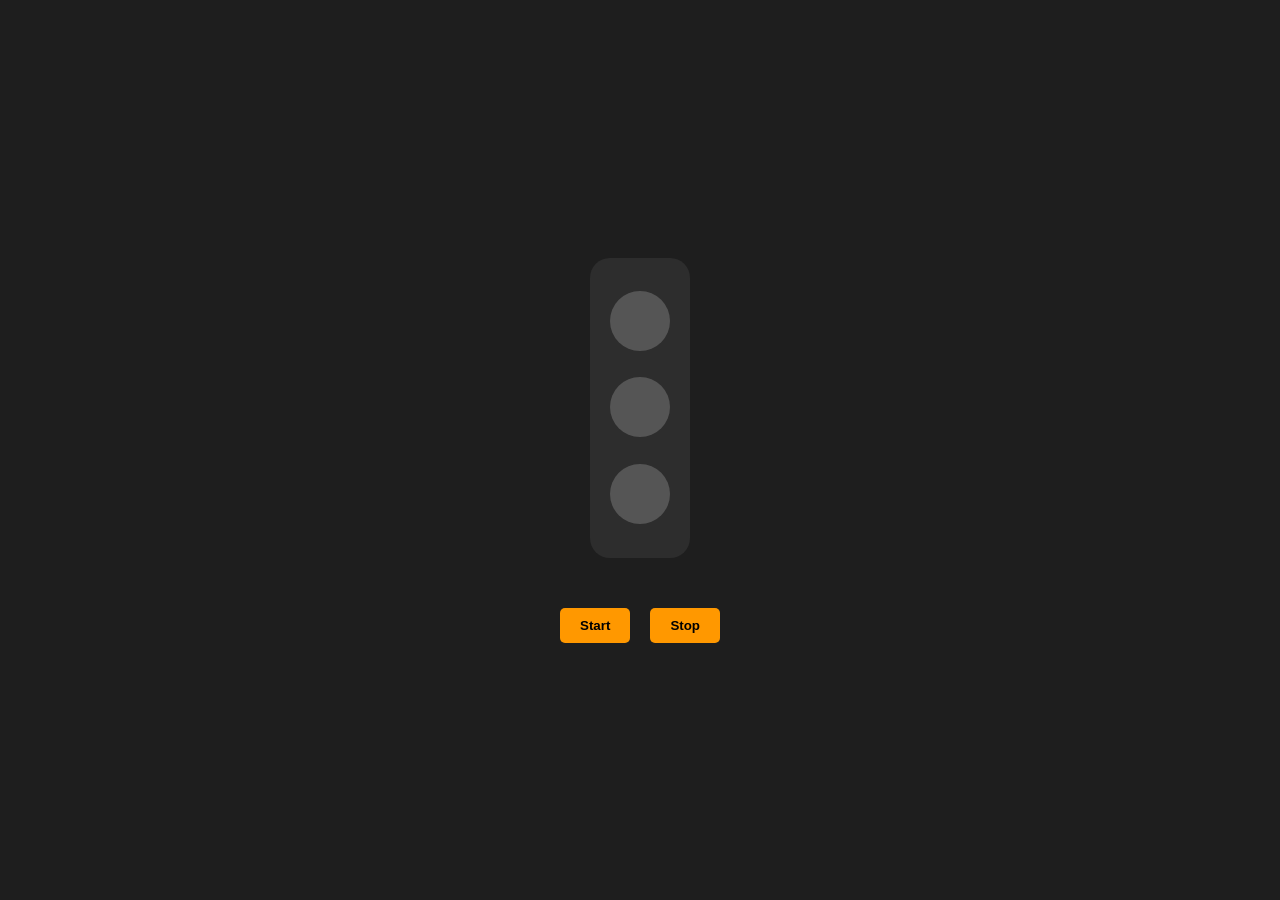
<file: traffic.html>
<!DOCTYPE html>
<html lang="en">
<head>
    <meta charset="UTF-8">
    <meta name="viewport" content="width=device-width, initial-scale=1.0">
    <title>Traffic SamuLatter</title>
    <style>
        *{
            margin:0;
            padding:0;
            box-sizing:border-box;
        }
        body{
            background:#1e1e1e;
            color:white;
            min-height:100vh;
            display:flex;
            flex-direction:column;
            align-items:center;
            justify-content:center;
            font-family:Arial,sans-serif;
        }
        /* h1{
            margin-bottom:20px;
        } */
        #traffic-light{
            width:100px;
            height:300px;
            background:#2d2d2d;
            border-radius:20px;
            display:flex;
            flex-direction:column;
            align-items:center;
            justify-content:space-around;
            padding:20px;
        }
        .red, .yellow, .green{
            width:60px;
            height:60px;
            border-radius:50%;
            background:#555;
        }
        .red.active{
            background:red;
        }
        .yellow.active{
            background:yellow;
        }
        .green.active{
            background:green;
        }
        .controls{
            margin-top:30px;
            display:flex;
            gap:20px;

        }
        .start,.stop{
            margin-top:20px;
            padding:10px 20px;
            border:none;
            border-radius:5px;
            background:#ff9800;
            color:black;
            font-weight:bold;
            cursor:pointer;
            display:block;

        }
    </style>
</head>
<body>
    <!-- <h1>Traffic SamuLatter</h1> -->
    <div id="traffic-light">
        <div class="red"></div>
        <div class="yellow"></div>
        <div class="green"></div>
    </div>
    <div class="controls">
        <button class="start">Start</button>
        <button class="stop">Stop</button>
    </div>
    <script>
        const red=document.querySelector(".red");
        const yellow=document.querySelector(".yellow");
        const green=document.querySelector(".green");
        const start=document.querySelector(".start");
        const stop=document.querySelector(".stop");
        let curr=0;
        let intervalId;
        start.addEventListener("click", () => {     
            intervalId = setInterval(() => {
                red.classList.remove("active");
                yellow.classList.remove("active");
                green.classList.remove("active");
                if(curr === 0){
                    red.classList.add("active");
                }
                else if(curr === 1){
                    yellow.classList.add("active");
                }
                else{
                    green.classList.add("active");
                }
                curr++;
                if(curr > 3){
                    curr = 0;
                }
        }, 500);
        });
stop.addEventListener("click", () => {
clearInterval(intervalId);
    red.classList.remove("active");
    yellow.classList.remove("active");
    green.classList.remove("active");
});
    </script>
</body>
</html>
</file>
